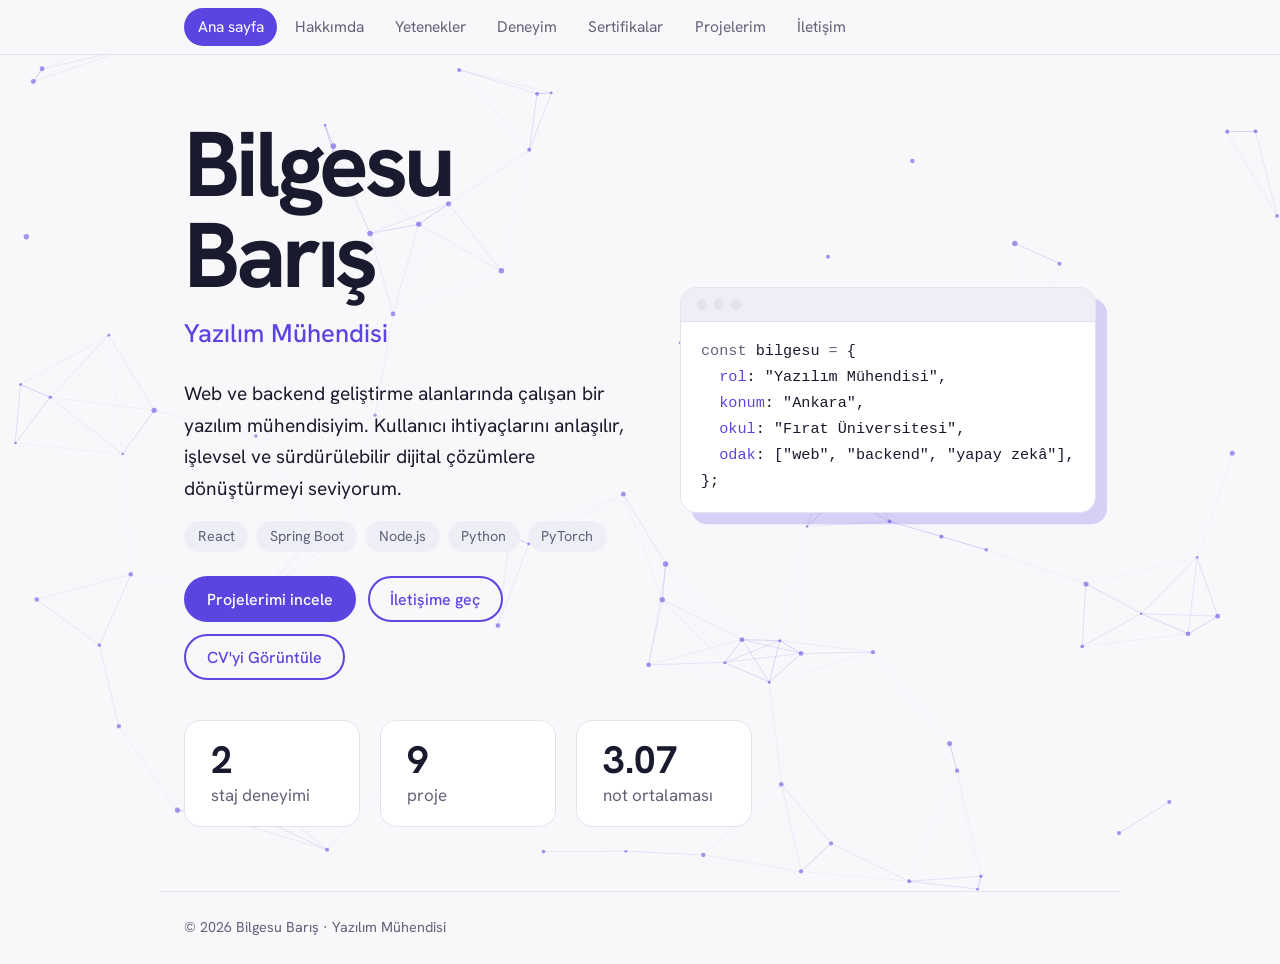
<file: index.html>
<!DOCTYPE html>
<html lang="tr">
<head>
  <meta charset="utf-8">
  <meta name="viewport" content="width=device-width, initial-scale=1, viewport-fit=cover">
  <title>Bilgesu Barış | Yazılım Mühendisi</title>
  <meta name="description" content="Bilgesu Barış’ın yazılım geliştirme projeleri, teknik yetkinlikleri ve deneyimleri.">

  <link rel="stylesheet" href="https://fonts.googleapis.com/css2?family=Hanken+Grotesk:wght@400;500;700&display=swap">
  <link rel="stylesheet" href="style.css">
</head>

<body>
<canvas id="bg" aria-hidden="true"></canvas>

<header>
  <nav id="nav">
    <a href="#ana-sayfa">Ana sayfa</a>
    <a href="#hakkimda">Hakkımda</a>
    <a href="#yetenekler">Yetenekler</a>
    <a href="#deneyim">Deneyim</a>
    <a href="#sertifikalar">Sertifikalar</a>
    <a href="#projeler">Projelerim</a>
    <a href="#iletisim">İletişim</a>
  </nav>
</header>

<main>

<!-- ANA SAYFA -->
<section data-v="ana-sayfa">
  <div class="hero">
    <div>
      <h1>Bilgesu Barış</h1>
      <p class="title">Yazılım Mühendisi</p>
      <p>Web ve backend geliştirme alanlarında çalışan bir yazılım mühendisiyim. Kullanıcı ihtiyaçlarını anlaşılır, işlevsel ve sürdürülebilir dijital çözümlere dönüştürmeyi seviyorum.</p>

      <div class="tags">
        <span>React</span>
        <span>Spring Boot</span>
        <span>Node.js</span>
        <span>Python</span>
        <span>PyTorch</span>
      </div>

      <div class="btns">
        <a class="btn main" href="#projeler">Projelerimi incele</a>
        <a class="btn" href="#iletisim">İletişime geç</a>
        <a class="btn" href="Bilgesu_Baris.pdf" target="_blank" rel="noopener noreferrer">CV'yi Görüntüle</a>
      </div>
    </div>

    <div class="code" aria-hidden="true">
      <div class="dots"><i></i><i></i><i></i></div>
      <pre><span class="m">const</span> bilgesu <span class="m">=</span> {
  <span class="k">rol</span>: "Yazılım Mühendisi",
  <span class="k">konum</span>: "Ankara",
  <span class="k">okul</span>: "Fırat Üniversitesi",
  <span class="k">odak</span>: ["web", "backend", "yapay zekâ"],
};</pre>
    </div>
  </div>

  <div class="stats">
    <div class="stat"><b>2</b><span class="muted">staj deneyimi</span></div>
    <div class="stat"><b>9</b><span class="muted">proje</span></div>
    <div class="stat"><b>3.07</b><span class="muted">not ortalaması</span></div>
  </div>
</section>

<!-- HAKKIMDA -->
<section data-v="hakkimda" hidden>
  <h2>Hakkımda</h2>
  <p>Fırat Üniversitesi Yazılım Mühendisliği mezunuyum. REST API’ler, veritabanları ve tam yığın web projeleri üzerinde çalıştım. Şu an React, TypeScript, Node.js ve Python’da kendimi geliştiriyorum. Hem bireysel hem ekip projelerinde çalışmayı severim.</p>

  <div class="two" style="margin-top:2rem">
    <div>
      <h3>Kişisel bilgiler</h3>
      <dl>
        <dt>İsim</dt><dd>Bilgesu Barış</dd>
        <dt>Konum</dt><dd>Ankara, Türkiye</dd>
        <dt>E-posta</dt><dd><a href="mailto:bilgesubaris@gmail.com">bilgesubaris@gmail.com</a></dd>
      </dl>
    </div>

    <div>
      <h3>Yetenekler</h3>
      <div class="skill"><span>HTML / CSS</span><div class="bar"><i style="width:90%"></i></div><span>90%</span></div>
      <div class="skill"><span>JavaScript</span><div class="bar"><i style="width:80%"></i></div><span>80%</span></div>
      <div class="skill"><span>React</span><div class="bar"><i style="width:75%"></i></div><span>75%</span></div>
      <div class="skill"><span>Python</span><div class="bar"><i style="width:75%"></i></div><span>75%</span></div>
      <div class="skill"><span>Java / Spring</span><div class="bar"><i style="width:70%"></i></div><span>70%</span></div>
      <div class="skill"><span>SQL</span><div class="bar"><i style="width:65%"></i></div><span>65%</span></div>
    </div>
  </div>
</section>

<!-- YETENEKLER -->
<section data-v="yetenekler" hidden>
  <h2>Teknik yetenekler</h2>
  <p class="muted">Projelerimde kullandığım ve üzerinde çalıştığım teknolojileri alanlarına göre inceleyebilirsiniz.</p>

  <div class="skill-groups">
    <div class="skill-group">
      <h3>Frontend</h3>
      <div class="skill-pills">
        <span>HTML5</span><span>CSS3</span><span>JavaScript</span><span>React</span><span>TypeScript</span><span>Responsive Design</span>
      </div>
    </div>

    <div class="skill-group">
      <h3>Backend</h3>
      <div class="skill-pills">
        <span>Java</span><span>Spring Boot</span><span>Node.js</span><span>REST API</span>
      </div>
    </div>

    <div class="skill-group">
      <h3>Veritabanı</h3>
      <div class="skill-pills">
        <span>MySQL</span><span>PostgreSQL</span><span>Firebase</span>
      </div>
    </div>

    <div class="skill-group">
      <h3>Yapay zekâ</h3>
      <div class="skill-pills">
        <span>Python</span><span>PyTorch</span><span>Vision Transformer</span><span>Streamlit</span>
      </div>
    </div>

    <div class="skill-group">
      <h3>Araçlar ve yöntemler</h3>
      <div class="skill-pills">
        <span>Git</span><span>GitHub</span><span>OOP</span><span>Agile takım çalışması</span><span>Test ve hata ayıklama</span>
      </div>
    </div>
  </div>

  <p class="note" style="margin-top:1.5rem">Not: Teknoloji listesi proje deneyimlerimi ve öğrenme sürecimi birlikte yansıtır. Her teknolojide aynı düzeyde uzmanlık iddiası taşımaz.</p>
</section>

<!-- DENEYİM -->
<section data-v="deneyim" hidden>
  <h2>Deneyim ve eğitim</h2>

  <div class="tl">
    <div>
      <small>Ekim 2025 – Haziran 2026</small>
      <b>Başkan, Erasmus Student Community Elazığ</b>
      Erasmus Günleri etkinliklerinin planlamasını, tanıtımını ve koordinasyonunu yönettim.
    </div>

    <div>
      <small>Eylül 2025 – Ocak 2026</small>
      <b>Yazılım stajyeri, Fırat Üniversitesi</b>
      Üniversite genelindeki Erasmus yönetim sisteminde React, Spring Boot ve MySQL ile backend servisleri geliştirdim.
    </div>

    <div>
      <small>Temmuz – Eylül 2025</small>
      <b>Yazılım stajyeri, Millî Eğitim Bakanlığı</b>
      Dijital eğitim projelerinde analiz, test ve dokümantasyon süreçlerinde yer aldım.
    </div>

    <div>
      <small>Gönüllü çalışma</small>
      <b>Gönüllü mühendislik çalışmaları, İpekYolu Çocuk ve Genç Çalışma Yeri</b>
      Çocuklara yönelik teknoloji çalışmalarına katkı sundum; 3D modelleme, dilimleme ve 3D yazıcı süreçlerinde görev aldım.
    </div>

    <div>
      <small>Mezuniyet: Haziran 2026</small>
      <b>Yazılım Mühendisliği lisans, Fırat Üniversitesi</b>
      Genel not ortalaması 3.07 / 4.00.
    </div>
  </div>
</section>

<!-- SERTİFİKALAR -->
<section data-v="sertifikalar" hidden>
  <h2>Sertifikalar ve eğitimler</h2>

  <div class="courses">
    <div class="course">
      <b><a href="Introduction_to_Cybersecurity_certificate.pdf" target="_blank" rel="noopener noreferrer">Introduction to Cybersecurity</a></b>
      <small>Cisco Networking Academy (NetAcad)</small>
    </div>

    <div class="course">
      <b>Introduction to Big Data</b>
      <small>WSGE University of Applied Sciences, Polonya (Research Universities Project)</small>
    </div>

    <div class="course">
      <b><a href="Bilgesu_Bais_Ileri_Java_101.pdf" target="_blank" rel="noopener noreferrer">İleri Java 101</a></b>
      <small>Turkcell Geleceği Yazanlar</small>
    </div>

    <div class="course">
      <b>Python 101</b>
      <small>Turkcell Geleceği Yazanlar</small>
    </div>

    <div class="course">
      <b>Python 201</b>
      <small>Turkcell Geleceği Yazanlar</small>
    </div>

    <div class="course">
      <b>Python 301</b>
      <small>Turkcell Geleceği Yazanlar</small>
    </div>

    <div class="course">
      <b>Python 401</b>
      <small>Turkcell Geleceği Yazanlar</small>
    </div>

    <div class="course">
      <b>Veri Bilimi ve Yapay Zekâ 101</b>
      <small>Turkcell Geleceği Yazanlar</small>
    </div>

    <div class="course">
      <b>Veri Bilimi ve Yapay Zekâ 201</b>
      <small>Turkcell Geleceği Yazanlar</small>
    </div>
  </div>
</section>

<!-- PROJELER -->
<section data-v="projeler" hidden>
  <h2>Projelerim</h2>

  <div class="chips" role="group" aria-label="Proje türü">
    <button aria-pressed="true" data-f="all">Tümü</button>
    <button aria-pressed="false" data-f="web">Web</button>
    <button aria-pressed="false" data-f="yz">Yapay zekâ</button>
    <button aria-pressed="false" data-f="mobil">Mobil</button>
    <button aria-pressed="false" data-f="masaustu">Masaüstü</button>
    <button aria-pressed="false" data-f="diger">Diğer</button>
  </div>

  <div class="grid">

    <div class="card project-card" data-t="yz">
      <div class="tile">AI / Computer Vision</div>
      <div class="details">
        <b>AI Image Detector</b>
        <small>Bitirme projesi: Görüntülerin gerçek veya yapay zekâ üretimi olup olmadığını sınıflandırmaya yönelik deepfake tespit sistemi.</small>
        <div class="tech"><span>Python</span><span>PyTorch</span><span>ViT</span><span>Streamlit</span></div>
        <a class="project-link" href="https://github.com/Bilgesubaris/Ai_Image_Detector" target="_blank" rel="noopener noreferrer">GitHub profilimde incele ↗</a>
      </div>
    </div>

    <div class="card project-card" data-t="web">
      <div class="tile">Web Application</div>
      <div class="details">
        <b>Erasmus+ Web Platformu</b>
        <small>Başvuru ve yönetim süreçlerini destekleyen; rol tabanlı erişim ve yönetici paneli içeren web platformu.</small>
        <div class="tech"><span>React</span><span>Node.js</span><span>Firebase</span></div>
        <a class="project-link" href="https://github.com/Bilgesubaris" target="_blank" rel="noopener noreferrer">GitHub profilimde incele ↗</a>
      </div>
    </div>

    <div class="card project-card" data-t="web">
      <div class="tile">Movie & TV Platform</div>
      <div class="details">
        <b>TVision+</b>
        <small>Film ve dizi içeriklerini keşfetmeye yönelik web uygulaması.</small>
        <div class="tech"><span>JavaScript</span><span>Node.js</span><span>PostgreSQL</span><span>TMDB API</span></div>
        <a class="project-link" href="https://github.com/Bilgesubaris" target="_blank" rel="noopener noreferrer">GitHub profilimde incele ↗</a>
      </div>
    </div>

    <div class="card project-card" data-t="web">
      <div class="tile">Productivity Web App</div>
      <div class="details">
        <b>Pomodoro</b>
        <small>Çalışma ve mola sürelerini yönetmeye, kişisel çalışma oturumları oluşturmaya, not almaya ve görevleri takip etmeye olanak sağlayan web uygulaması.</small>
        <div class="tech"><span>HTML5</span><span>CSS3</span><span>JavaScript</span><span>Firebase</span><span>Firestore</span></div>
        <a class="project-link" href="https://pomodoro-7bde7.web.app" target="_blank" rel="noopener noreferrer">Canlı Demo ↗</a>
        <a class="project-link" href="https://github.com/Bilgesubaris/Pomodoro" target="_blank" rel="noopener noreferrer">GitHub profilimde incele ↗</a>
      </div>
    </div>

    <div class="card project-card" data-t="web">
      <div class="tile">Beauty & E-Commerce Platform</div>
      <div class="details">
        <b>Shine Beauty Center</b>
        <small>Güzellik merkezi için geliştirilen; ürün, kategori ve stok yönetimi ile yönetici işlemlerini destekleyen web tabanlı e-ticaret projesi.</small>
        <div class="tech"><span>HTML5</span><span>CSS3</span><span>JavaScript</span><span>Node.js</span><span>Express.js</span><span>PostgreSQL</span></div>
        <a class="project-link" href="https://github.com/Bilgesubaris/Shine-Beauty-Center" target="_blank" rel="noopener noreferrer">GitHub profilimde  incele ↗</a>
      </div>
    </div>

    <div class="card project-card" data-t="mobil">
      <div class="tile">Augmented Reality</div>
      <div class="details">
        <b>HARPUT AR</b>
        <small>Harput’un kültürel mirasını 3D içeriklerle tanıtmayı amaçlayan artırılmış gerçeklik projesi.</small>
        <div class="tech"><span>AR</span><span>3D</span></div>
        <a class="project-link" href="https://github.com/Bilgesubaris" target="_blank" rel="noopener noreferrer">GitHub profilimde incele ↗</a>
      </div>
    </div>

    <div class="card project-card" data-t="masaustu">
      <div class="tile">Java / Desktop Application</div>
      <div class="details">
        <b>Hastane Otomasyonu</b>
        <small>Hastane süreçlerinin yönetilmesine yönelik masaüstü uygulaması.</small>
        <div class="tech"><span>Java</span><span>OOP</span></div>
        <a class="project-link" href="https://github.com/Bilgesubaris/Hastane-Otomasyonu" target="_blank" rel="noopener noreferrer">GitHub profilimde incele ↗</a>
      </div>
    </div>

    <div class="card project-card" data-t="masaustu">
      <div class="tile">C# / Desktop Application</div>
      <div class="details">
        <b>C# Hastane Otomasyonu</b>
        <small>Hasta kayıt ve yönetim işlemlerini destekleyen hastane otomasyon uygulaması.</small>
        <div class="tech"><span>C#</span><span>.NET</span><span>SQL</span><span>OOP</span></div>
        <a class="project-link" href="https://github.com/Bilgesubaris/C-Hastane-Otomasyonu" target="_blank" rel="noopener noreferrer">GitHub profilimde incele ↗</a>
      </div>
    </div>

    <div class="card project-card" data-t="diger">
      <div class="tile">Algorithm</div>
      <div class="details">
        <b>Akıllı Telefonlar için Sıkıştırma Algoritması</b>
        <small>Yeni nesil akıllı telefonlara yönelik sıkıştırma algoritması çalışması.</small>
        <div class="tech"><span>Algoritmalar</span></div>
        <a class="project-link" href="https://github.com/Bilgesubaris/yeni-nesil-akilli-telefonlarinin-sikistirma-algoritmasi" target="_blank" rel="noopener noreferrer">GitHub profilimde incele ↗</a>
      </div>
    </div>

  </div>
</section>

<!-- İLETİŞİM -->
<section data-v="iletisim" hidden>
  <h2>İletişim</h2>

  <div class="two">
    <div>
      <p>Bana e-postayla ya da sosyal medya hesaplarımdan ulaşabilirsiniz.</p>
      <dl>
        <dt>E-posta</dt>
        <dd><a href="mailto:bilgesubaris@gmail.com">bilgesubaris@gmail.com</a></dd>

        <dt>GitHub</dt>
        <dd><a href="https://github.com/Bilgesubaris" target="_blank" rel="noopener noreferrer">Bilgesubaris</a></dd>

        <dt>LinkedIn</dt>
        <dd><a href="https://www.linkedin.com/in/bilgesu-bar%C4%B1%C5%9F-57b223252/" target="_blank" rel="noopener noreferrer">Profilimi aç</a></dd>
      </dl>
    </div>

    <form id="f">
      <label>Adınız<input name="ad" required autocomplete="name"></label>
      <label>E-posta adresiniz<input name="mail" type="email" required autocomplete="email"></label>
      <label>Mesajınız<textarea name="msg" required></textarea></label>
      <div><button class="btn main" type="submit">Mesaj gönder</button></div>
    </form>
  </div>
</section>

</main>

<footer>© 2026 Bilgesu Barış · Yazılım Mühendisi</footer>

<script src="script.js"></script>
</body>
</html>
</file>
<file: style.css>
:root {
  --bg:#f8f8fb;
  --ink:#1a1a2e;
  --muted:#62627a;
  --line:#e3e3ee;
  --p:#5b45e0;
  --card:#fff;
  --chip:#eeeef6;
  color-scheme:light;
  box-sizing:border-box;
  padding-top:env(safe-area-inset-top,0px);
  padding-bottom:env(safe-area-inset-bottom,0px);
}

@media (prefers-color-scheme:dark) {
  :root:not([data-theme="light"]) {
    --bg:#121218;
    --ink:#ececf4;
    --muted:#a0a0b8;
    --line:#2a2a38;
    --p:#9d8cff;
    --card:#1a1a24;
    --chip:#22222e;
    color-scheme:dark;
  }
}

:root[data-theme="dark"] {
  --bg:#121218;
  --ink:#ececf4;
  --muted:#a0a0b8;
  --line:#2a2a38;
  --p:#9d8cff;
  --card:#1a1a24;
  --chip:#22222e;
  color-scheme:dark;
}

[hidden] {
  display:none!important;
}

html {
  scroll-padding-top:calc(env(safe-area-inset-top,0px) + 4rem);
}

* {
  box-sizing:border-box;
}

body {
  margin:0;
  background:var(--bg);
  color:var(--ink);
  font:400 1.0625rem/1.65 "Hanken Grotesk",system-ui,-apple-system,"Segoe UI",sans-serif;
}

body::before {
  content:"";
  position:fixed;
  inset:0 0 auto;
  height:env(safe-area-inset-top,0px);
  background:var(--bg);
  z-index:10;
}

header {
  position:sticky;
  top:env(safe-area-inset-top,0px);
  z-index:9;
  background:var(--bg);
  border-bottom:1px solid var(--line);
}

nav {
  max-width:60rem;
  margin:0 auto;
  padding:.5rem 1.5rem;
  display:flex;
  gap:.25rem;
  overflow-x:auto;
  white-space:nowrap;
}

nav a {
  color:var(--muted);
  text-decoration:none;
  font-size:.97rem;
  padding:.4rem .85rem;
  border-radius:2rem;
}

nav a:hover {
  color:var(--ink);
}

nav a[aria-current="page"] {
  background:var(--p);
  color:#fff;
}

main {
  max-width:60rem;
  margin:0 auto;
  padding:2rem 1.5rem 4rem;
  position:relative;
  z-index:1;
}

#bg {
  position:fixed;
  inset:0;
  width:100%;
  height:100%;
  z-index:0;
  pointer-events:none;
}

h1 {
  font-size:clamp(3rem,10vw,5.75rem);
  line-height:.98;
  font-weight:700;
  letter-spacing:-.045em;
  margin:0 0 .75rem;
}

h2 {
  font-size:1.9rem;
  font-weight:700;
  letter-spacing:-.02em;
  margin:0 0 1.75rem;
  padding-bottom:.6rem;
  border-bottom:3px solid var(--p);
  display:inline-block;
}

h3 {
  font-size:1.0625rem;
  font-weight:500;
  margin:0 0 1rem;
  color:var(--p);
}

p {
  margin:0 0 1rem;
  max-width:38rem;
}

.muted {
  color:var(--muted);
}

.hero {
  display:grid;
  grid-template-columns:1fr auto;
  gap:3.5rem;
  align-items:center;
  padding:2rem 0 1rem;
}

.hero p {
  font-size:1.2rem;
}

.tags {
  display:flex;
  gap:.5rem;
  flex-wrap:wrap;
  margin:0 0 .5rem;
}

.tags span {
  padding:.25rem .85rem;
  border-radius:2rem;
  background:var(--chip);
  font-size:.9rem;
  color:var(--muted);
}

.hero .title {
  font-size:1.6rem;
  color:var(--p);
  font-weight:500;
  margin:0 0 1.5rem;
}

.code {
  order:2;
  min-width:20rem;
  background:var(--card);
  border:1px solid var(--line);
  border-radius:1rem;
  box-shadow:.7rem .7rem 0 color-mix(in srgb,var(--p) 22%,transparent);
  font:.95rem/1.7 ui-monospace,SFMono-Regular,Menlo,Consolas,monospace;
  overflow:hidden;
}

.code .dots {
  display:flex;
  gap:.4rem;
  padding:.7rem 1rem;
  border-bottom:1px solid var(--line);
  background:var(--chip);
}

.code .dots i {
  display:block;
  width:.65rem;
  height:.65rem;
  border-radius:50%;
  background:var(--line);
}

.code pre {
  margin:0;
  padding:1.1rem 1.25rem;
  font:inherit;
  white-space:pre;
  overflow-x:auto;
}

.code .k {
  color:var(--p);
}

.code .m {
  color:var(--muted);
}

@media (prefers-reduced-motion:no-preference) {
  .hero h1,.hero .title,.hero p,.hero .tags,.hero .btns {
    animation:up .7s both;
  }

  .hero .title { animation-delay:.08s; }
  .hero p { animation-delay:.16s; }
  .hero .tags { animation-delay:.24s; }
  .hero .btns { animation-delay:.32s; }

  .code {
    animation:pop .9s .1s both;
  }

  @keyframes up {
    from { opacity:0; transform:translateY(16px); }
  }

  @keyframes pop {
    from { opacity:0; transform:scale(.8); }
  }
}

.btns {
  display:flex;
  gap:.75rem;
  flex-wrap:wrap;
  margin-top:1.5rem;
}

.btn {
  display:inline-block;
  padding:.65rem 1.3rem;
  border-radius:2rem;
  border:2px solid var(--p);
  color:var(--p);
  text-decoration:none;
  font:500 1rem "Hanken Grotesk",sans-serif;
  background:none;
  cursor:pointer;
}

.btn.main {
  background:var(--p);
  color:#fff;
}

a:focus-visible,button:focus-visible,input:focus-visible,textarea:focus-visible {
  outline:2px solid var(--p);
  outline-offset:3px;
}

.stats {
  display:flex;
  gap:1.25rem;
  margin-top:1.5rem;
  flex-wrap:wrap;
}

.stat {
  background:var(--card);
  border:1px solid var(--line);
  border-radius:1rem;
  padding:1.1rem 1.6rem;
  min-width:11rem;
}

.stat b {
  display:block;
  font-size:2.4rem;
  line-height:1.1;
  font-weight:700;
}

.two {
  display:grid;
  grid-template-columns:1fr 1fr;
  gap:3rem;
}

dl {
  display:grid;
  grid-template-columns:6.5rem 1fr;
  gap:.45rem 1rem;
  margin:0;
}

dt {
  color:var(--muted);
}

dd {
  margin:0;
}

.skill {
  display:grid;
  grid-template-columns:7.5rem 1fr 3rem;
  gap:1rem;
  align-items:center;
  padding:.3rem 0;
}

.bar {
  height:6px;
  background:var(--chip);
  border-radius:3px;
  overflow:hidden;
}

.bar i {
  display:block;
  height:100%;
  border-radius:3px;
  background:var(--p);
}

.skill span:last-child {
  text-align:right;
  color:var(--muted);
  font-size:.95rem;
}

.tl {
  border-left:2px solid var(--line);
  margin-left:.4rem;
  max-width:42rem;
}

.tl div {
  padding:0 0 1.75rem 1.6rem;
  position:relative;
}

.tl div::before {
  content:"";
  position:absolute;
  left:-.45rem;
  top:.55rem;
  width:.8rem;
  height:.8rem;
  border-radius:50%;
  background:var(--p);
}

.tl small {
  color:var(--muted);
  display:block;
}

.tl b {
  font-weight:700;
  display:block;
}

.plain {
  margin:0;
  padding-left:1.1rem;
  max-width:38rem;
}

.plain li {
  margin-bottom:.4rem;
}

.chips {
  display:flex;
  gap:.5rem;
  flex-wrap:wrap;
  margin-bottom:1.5rem;
}

.chips button {
  font:inherit;
  font-size:.95rem;
  padding:.35rem 1rem;
  border-radius:2rem;
  border:1px solid var(--line);
  background:var(--chip);
  color:var(--ink);
  cursor:pointer;
}

.chips button[aria-pressed="true"] {
  background:var(--p);
  color:#fff;
  border-color:var(--p);
}

.grid {
  display:grid;
  grid-template-columns:repeat(auto-fill,minmax(17rem,1fr));
  gap:1.25rem;
}

.card {
  display:flex;
  flex-direction:column;
  background:var(--card);
  border:1px solid var(--line);
  border-radius:1rem;
  overflow:hidden;
  color:inherit;
  text-decoration:none;
}

.card:hover {
  border-color:var(--p);
}

.card .tile {
  height:3.25rem;
  background:var(--chip);
  display:grid;
  place-items:center;
  color:var(--muted);
  font-size:.95rem;
}

.card div:last-child {
  padding:1rem 1.1rem 1.2rem;
}

.card b {
  display:block;
}

.card small {
  color:var(--muted);
  display:block;
  margin-top:.35rem;
  font-size:.95rem;
  line-height:1.5;
}

.courses {
  display:grid;
  grid-template-columns:repeat(auto-fill,minmax(17rem,1fr));
  gap:1.25rem;
}

.course {
  background:var(--card);
  border:1px solid var(--line);
  border-radius:1rem;
  padding:1.1rem 1.25rem;
}

.course b {
  display:block;
}

.course small {
  color:var(--muted);
  display:block;
  margin-top:.3rem;
  font-size:.95rem;
  line-height:1.5;
}

form {
  display:grid;
  gap:1rem;
}

label {
  display:grid;
  gap:.3rem;
  color:var(--muted);
  font-size:.95rem;
}

input,textarea {
  font:inherit;
  color:var(--ink);
  background:var(--card);
  border:1px solid var(--line);
  border-radius:.6rem;
  padding:.65rem .8rem;
}

textarea {
  min-height:8rem;
  resize:vertical;
}

a {
  color:var(--p);
}

.skill-groups {
  display:grid;
  grid-template-columns:repeat(auto-fit,minmax(14rem,1fr));
  gap:1rem;
  margin-top:1.5rem;
}

.skill-group {
  background:var(--card);
  border:1px solid var(--line);
  border-radius:1rem;
  padding:1.2rem;
}

.skill-group h3 {
  margin-bottom:.8rem;
}

.skill-pills {
  display:flex;
  flex-wrap:wrap;
  gap:.5rem;
}

.skill-pills span,.tech span {
  display:inline-block;
  padding:.28rem .7rem;
  border-radius:2rem;
  background:var(--chip);
  color:var(--muted);
  font-size:.88rem;
}

.project-card {
  min-height:100%;
  transition:transform .2s,border-color .2s;
}

.project-card:hover {
  transform:translateY(-4px);
}

.project-card .tile {
  height:7rem;
  font-size:1.15rem;
  font-weight:700;
  letter-spacing:.02em;
  background:linear-gradient(135deg,color-mix(in srgb,var(--p) 18%,var(--card)),var(--chip));
}

.project-card .details {
  padding:1rem 1.1rem 1.2rem;
}

.project-card .tech {
  display:flex;
  flex-wrap:wrap;
  gap:.35rem;
  margin-top:.8rem;
}

.project-card .project-link {
  display:inline-block;
  margin-top:.9rem;
  margin-right:.5rem;
  font-size:.9rem;
  font-weight:700;
}

.note {
  padding:1rem 1.2rem;
  border-left:3px solid var(--p);
  background:var(--chip);
  border-radius:.3rem .8rem .8rem .3rem;
  color:var(--muted);
  max-width:42rem;
}

footer {
  max-width:60rem;
  margin:0 auto;
  padding:1.5rem;
  border-top:1px solid var(--line);
  color:var(--muted);
  font-size:.9rem;
}

@media(max-width:48rem) {
  nav { padding-inline:1rem; }
  .hero { grid-template-columns:1fr; padding:.5rem 0; gap:2rem; }
  .code { order:0; min-width:0; width:100%; }
  .two { grid-template-columns:1fr; gap:2.5rem; }
  .skill-groups { grid-template-columns:1fr; }
  .project-card .tile { height:5.5rem; }
}

@media(max-width:30rem) {
  .skill { grid-template-columns:6.5rem 1fr 2.5rem; }
}
</file>
